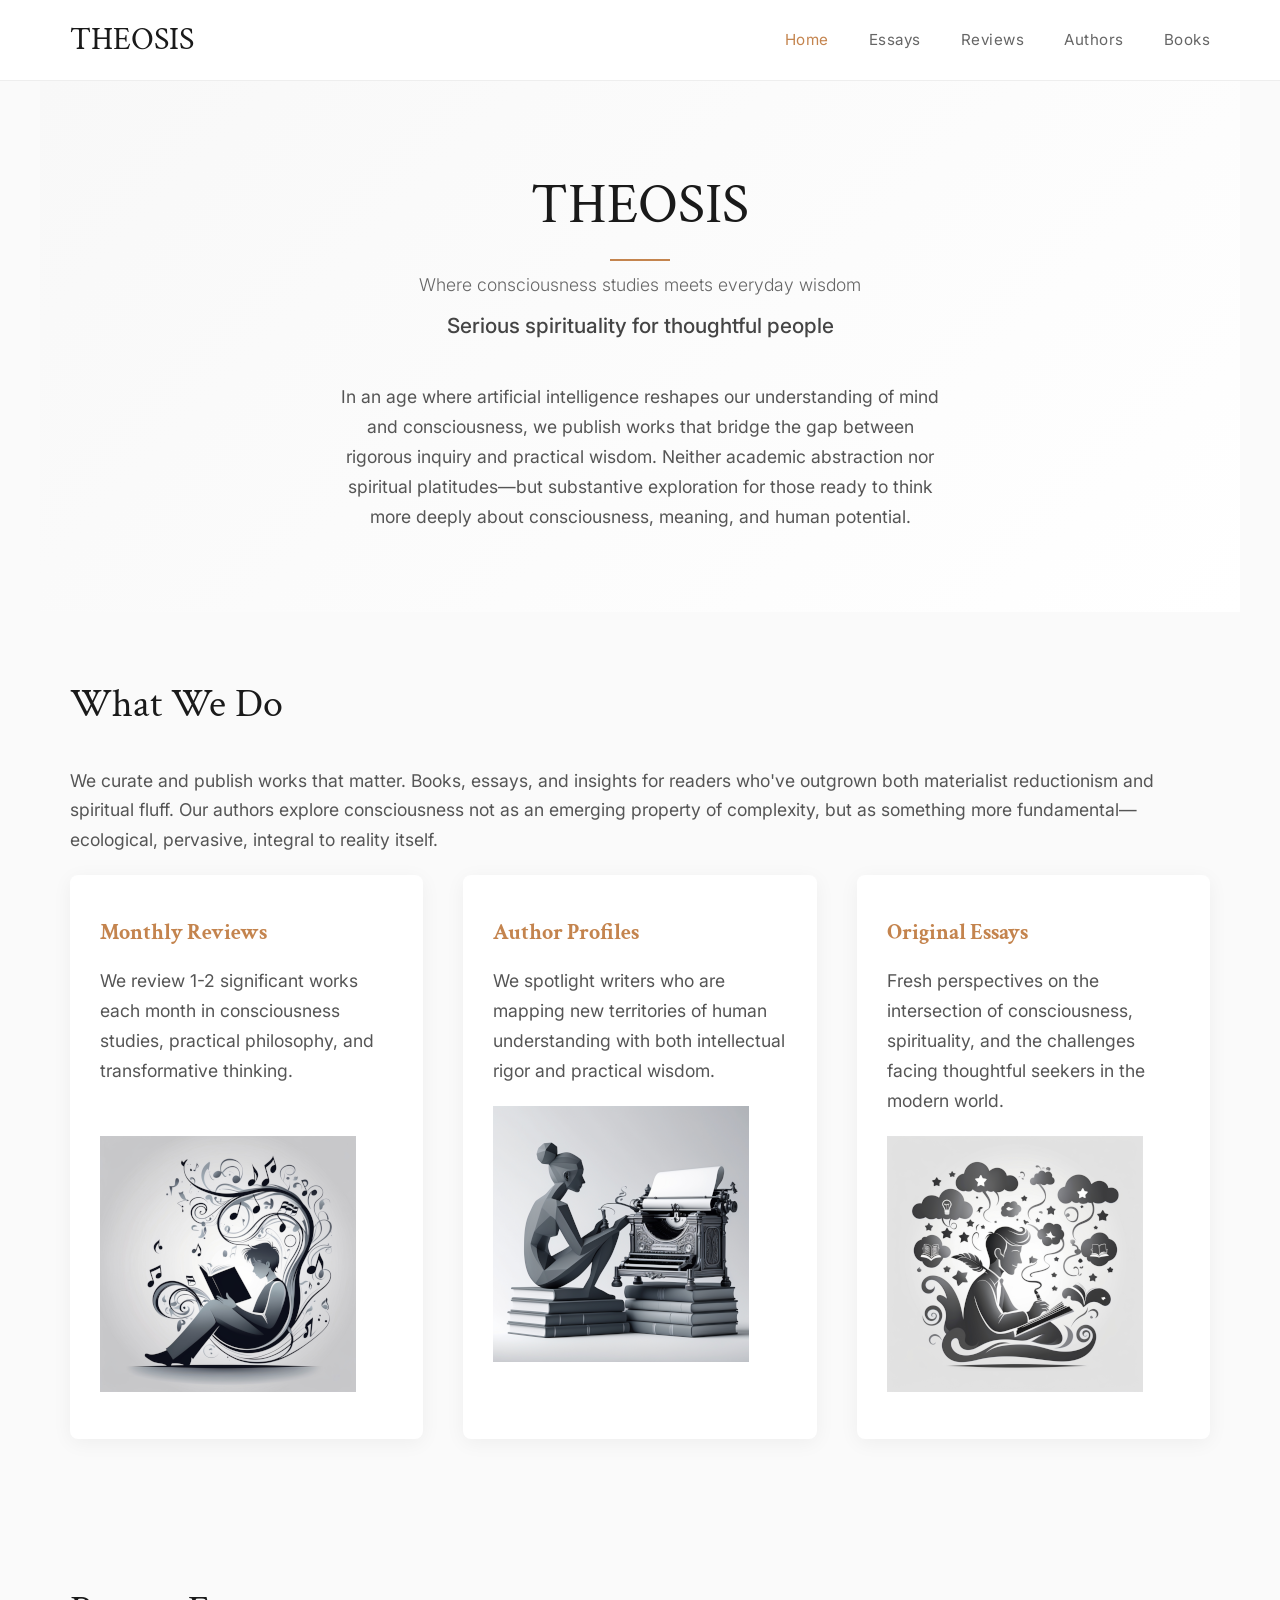
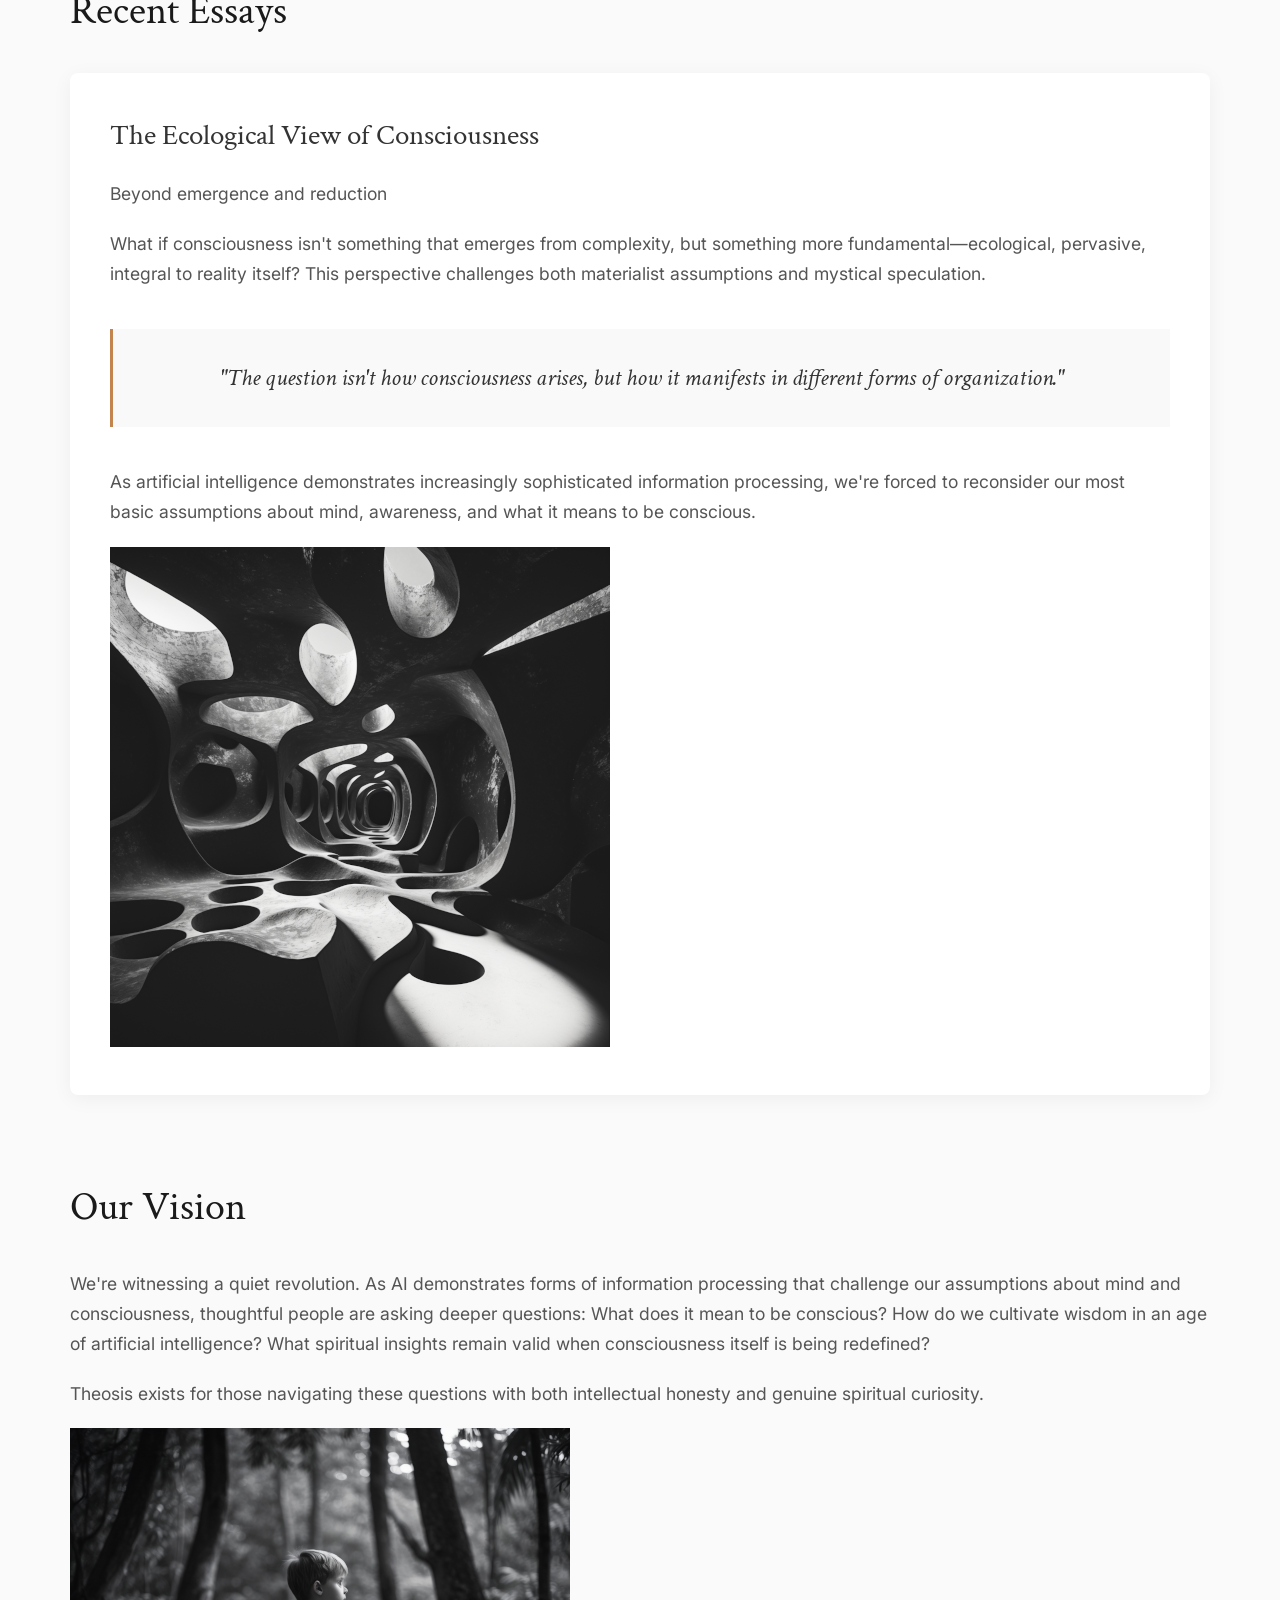
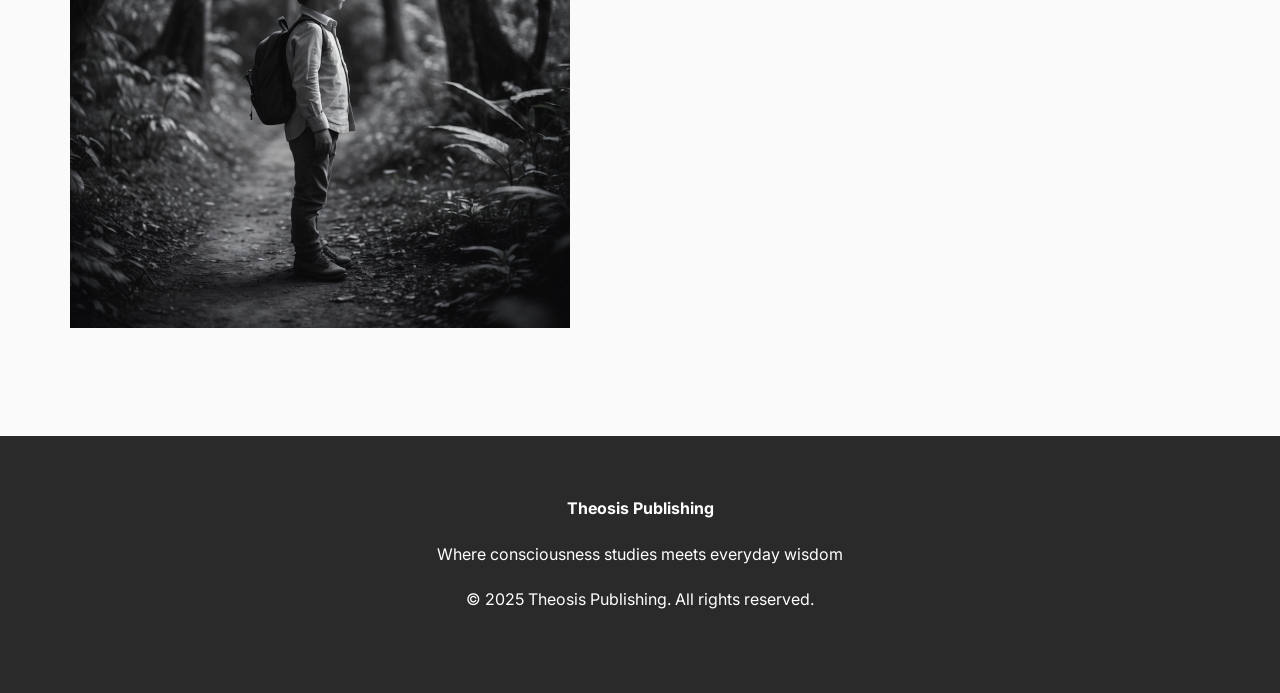
<file: index.html>
<!DOCTYPE html>
<html lang="en">
<head>
    <meta charset="UTF-8">
    <meta name="viewport" content="width=device-width, initial-scale=1.0">
    <title>Theosis Publishing - Where consciousness studies meets everyday wisdom</title>
    <meta name="description" content="Serious spirituality for thoughtful people. We publish works that bridge consciousness studies and practical wisdom.">
    <link href="https://fonts.googleapis.com/css2?family=Crimson+Text:ital,wght@0,400;0,600;1,400&family=Inter:wght@300;400;500;600&display=swap" rel="stylesheet"> 
    <link href="css/stylesheet-01.css" rel="stylesheet">

</head>
<body>
    <!-- HEADER -->
    <header>
        <nav>
            <a href="index.html" class="logo">THEOSIS</a>
            <ul class="nav-links">
                <li><a href="index.html" class="active">Home</a></li>
                <li><a href="blog.html">Essays</a></li>
                <li><a href="reviews.html">Reviews</a></li>
                <li><a href="authors.html">Authors</a></li>
                <li><a href="books.html">Books</a></li>
            </ul>
        </nav>
    </header>

    <!-- MAIN CONTENT -->
    <main>
        <!-- HERO SECTION -->
        <section class="hero">
            <h1>THEOSIS</h1>
            <div class="tagline">Where consciousness studies meets everyday wisdom</div>
            <div class="subtitle">Serious spirituality for thoughtful people</div>
            <div class="hero-description">
                In an age where artificial intelligence reshapes our understanding of mind and consciousness, we publish works that bridge the gap between rigorous inquiry and practical wisdom. Neither academic abstraction nor spiritual platitudes—but substantive exploration for those ready to think more deeply about consciousness, meaning, and human potential.
            </div>
        </section>

        <!-- WHAT WE DO SECTION -->
        <section class="section">
            <h2>What We Do</h2>
            <p>We curate and publish works that matter. Books, essays, and insights for readers who've outgrown both materialist reductionism and spiritual fluff. Our authors explore consciousness not as an emerging property of complexity, but as something more fundamental—ecological, pervasive, integral to reality itself.</p>
            
            <div class="three-columns">
                <div class="three-columns">
                <div class="column">
                    <h4>Monthly Reviews</h4>
                    <p>We review 1-2 significant works each month in consciousness studies, practical philosophy, and transformative thinking.<br></br></p>
                    <!-- <insert image: stack of books or reading icon> --><img src="images/theosis-icons (4).png" alt="person reading philosophy" width="256" height="256">
                </div>
                <div class="column">
                    <h4>Author Profiles</h4>
                    <p>We spotlight writers who are mapping new territories of human understanding with both intellectual rigor and practical wisdom.</p>
                    <!-- <insert image: portrait silhouette or pen icon> --><img src="images/theosis-icons (5).png" alt="writer typing manuscript" width="256" height="256">
                </div>
                <div class="column">
                    <h4>Original Essays</h4>
                    <p>Fresh perspectives on the intersection of consciousness, spirituality, and the challenges facing thoughtful seekers in the modern world.</p>
                    <!-- <insert image: writing or lightbulb icon> --><img src="images/theosis-icons (1).png" alt="writer creating manuscript" width="256" height="256">
                </div>
            </div>
        </section>

       <!-- FEATURED CONTENT -->
<section class="section">
    <h2>Recent Essays</h2>
    <div class="review-item">
        <h3>The Ecological View of Consciousness</h3>
        <p class="author">Beyond emergence and reduction</p>
        <p>What if consciousness isn't something that emerges from complexity, but something more fundamental—ecological, pervasive, integral to reality itself? This perspective challenges both materialist assumptions and mystical speculation.</p>
        <div class="pullquote">
            "The question isn't how consciousness arises, but how it manifests in different forms of organization."
        </div>
        <p>As artificial intelligence demonstrates increasingly sophisticated information processing, we're forced to reconsider our most basic assumptions about mind, awareness, and what it means to be conscious.</p>
        
        <div class="article-image">
            <img src="images/header-image(9).png" alt="hollows alternative consciousness network" />
        </div>
    </div>
</section>

<!-- EMAIL SIGNUP stays the same -->

<!-- VISION SECTION -->
<section class="section">
    <h2>Our Vision</h2>
    <p>We're witnessing a quiet revolution. As AI demonstrates forms of information processing that challenge our assumptions about mind and consciousness, thoughtful people are asking deeper questions: What does it mean to be conscious? How do we cultivate wisdom in an age of artificial intelligence? What spiritual insights remain valid when consciousness itself is being redefined?</p>
    <p>Theosis exists for those navigating these questions with both intellectual honesty and genuine spiritual curiosity.</p>
    
    <div class="article-image">
        <img src="images/header-image(10).png" alt="hollows alternative consciousness network"/>
    </div>
</section>
    </main>

    <!-- FOOTER -->
    <footer>
        <div class="footer-content">
            <p><strong>Theosis Publishing</strong></p>
            <p>Where consciousness studies meets everyday wisdom</p>
            <p>&copy; 2025 Theosis Publishing. All rights reserved.</p>
        </div>
    </footer>
</body>
</html>
</file>
<file: css/stylesheet-01.css>
/* Reset and Base Styles */
        * {
            margin: 0;
            padding: 0;
            box-sizing: border-box;
        }
        
        body {
            font-family: 'Inter', sans-serif;
            line-height: 1.6;
            color: #2a2a2a;
            background: #fafafa;
        }
        
        /* Header and Navigation */
        header {
            background: white;
            border-bottom: 1px solid #eee;
            position: sticky;
            top: 0;
            z-index: 100;
        }
        
        nav {
            max-width: 1200px;
            margin: 0 auto;
            padding: 0 30px;
            display: flex;
            justify-content: space-between;
            align-items: center;
            height: 80px;
        }
        
        .logo {
            font-family: 'Crimson Text', serif;
            font-size: 2rem;
            font-weight: 400;
            color: #1a1a1a;
            text-decoration: none;
        }
        
        .nav-links {
            display: flex;
            gap: 40px;
            list-style: none;
        }
        
        .nav-links a {
            text-decoration: none;
            color: #666;
            font-weight: 400;
            font-size: 0.95rem;
            letter-spacing: 0.5px;
            transition: color 0.3s ease;
        }
        
        .nav-links a:hover,
        .nav-links a.active {
            color: #c4844e;
        }
        
        /* Main Content Container */
        main {
            max-width: 1200px;
            margin: 0 auto;
            padding: 0 30px;
        }
        
        /* Hero Section */
        .hero {
            padding: 80px 0;
            text-align: center;
            background: linear-gradient(135deg, #f8f8f8 0%, #ffffff 100%);
            margin: 0 -30px 60px -30px;
        }
        
        .hero h1 {
            font-family: 'Crimson Text', serif;
            font-size: 3.5rem;
            font-weight: 400;
            margin-bottom: 20px;
            color: #1a1a1a;
            position: relative;
        }
        
        .hero h1::after {
            content: '';
            width: 60px;
            height: 2px;
            background: #c4844e;
            position: absolute;
            bottom: -10px;
            left: 50%;
            transform: translateX(-50%);
        }
        
        .tagline {
            font-size: 1.1rem;
            color: #666;
            margin-bottom: 10px;
            font-weight: 300;
        }
        
        .subtitle {
            font-size: 1.3rem;
            color: #444;
            font-weight: 500;
            margin-bottom: 40px;
        }
        
        .hero-description {
            max-width: 600px;
            margin: 0 auto;
            font-size: 1.1rem;
            line-height: 1.7;
            color: #555;
        }
        
        /* Section Styles */
        .section {
            margin-bottom: 80px;
        }
        
        .section h2 {
            font-family: 'Crimson Text', serif;
            font-size: 2.5rem;
            font-weight: 400;
            margin-bottom: 30px;
            color: #1a1a1a;
        }
        
        .section h3 {
            font-family: 'Crimson Text', serif;
            font-size: 1.8rem;
            font-weight: 400;
            margin-bottom: 20px;
            color: #333;
        }
        
        .section p {
            font-size: 1.1rem;
            line-height: 1.7;
            color: #555;
            margin-bottom: 20px;
        }
        
        /* Three Column Layout */
        .three-columns {
            display: grid;
            grid-template-columns: repeat(auto-fit, minmax(300px, 1fr));
            gap: 40px;
            margin-bottom: 60px;
        }
        
        .column {
            background: white;
            padding: 40px 30px;
            border-radius: 8px;
            box-shadow: 0 4px 20px rgba(0,0,0,0.05);
        }
        
        .column h4 {
            font-family: 'Crimson Text', serif;
            font-size: 1.4rem;
            margin-bottom: 15px;
            color: #c4844e;
        }
        
        /* Email Signup */
        .email-signup {
            background: #2a2a2a;
            color: white;
            padding: 60px;
            border-radius: 8px;
            text-align: center;
            margin: 60px -30px;
        }
        
        .email-signup h3 {
            font-family: 'Crimson Text', serif;
            font-size: 2rem;
            margin-bottom: 20px;
        }
        
        .signup-form {
            max-width: 400px;
            margin: 30px auto 0;
            display: flex;
            gap: 10px;
        }
        
        .signup-form input {
            flex: 1;
            padding: 15px;
            border: none;
            border-radius: 4px;
            font-size: 1rem;
        }
        
        .signup-form button {
            background: #c4844e;
            color: white;
            border: none;
            padding: 15px 30px;
            border-radius: 4px;
            font-size: 1rem;
            cursor: pointer;
            transition: background 0.3s ease;
        }
        
        .signup-form button:hover {
            background: #a86d3a;
        }
        
        /* Article Styles */
        .article-header {
            max-width: 700px;
            margin: 0 auto 50px auto;
            text-align: center;
            border-bottom: 1px solid #eee;
            padding-bottom: 40px;
        }
        
        .article-title {
            font-family: 'Crimson Text', serif;
            font-size: 2.5rem;
            font-weight: 400;
            line-height: 1.2;
            margin-bottom: 20px;
            color: #1a1a1a;
        }
        
        .article-subtitle {
            font-size: 1.2rem;
            color: #666;
            font-style: italic;
            margin-bottom: 30px;
        }
        
        .article-meta {
            font-size: 0.9rem;
            color: #888;
            letter-spacing: 0.5px;
        }
        
        .article-content {
            max-width: 700px;
            margin: 0 auto;
            font-size: 1.1rem;
            line-height: 1.8;
            color: #444;
        }
        
        .article-content p {
            margin-bottom: 25px;
        }
        
        .pullquote {
            font-family: 'Crimson Text', serif;
            font-size: 1.5rem;
            font-style: italic;
            text-align: center;
            margin: 40px 0;
            padding: 30px;
            border-left: 3px solid #c4844e;
            background: #f9f9f9;
            color: #333;
        }
        
        /* Book Grid */
        .book-grid {
            display: grid;
            grid-template-columns: repeat(auto-fit, minmax(250px, 1fr));
            gap: 40px;
            margin-bottom: 60px;
        }
        
        .book-item {
            text-align: center;
        }
        
        .book-cover {
            width: 200px;
            height: 300px;
            background: linear-gradient(145deg, #1a1a1a 0%, #2a2a2a 100%);
            margin: 0 auto 20px;
            display: flex;
            flex-direction: column;
            justify-content: space-between;
            padding: 30px 20px;
            color: white;
            border-radius: 4px;
            box-shadow: 0 10px 30px rgba(0,0,0,0.2);
        }
        
        .book-cover h4 {
            font-family: 'Crimson Text', serif;
            font-size: 1.3rem;
            line-height: 1.3;
        }
        
        .book-cover .author {
            font-size: 0.9rem;
            color: #c4844e;
        }
        
        .book-cover .publisher {
            font-size: 0.8rem;
            color: #888;
            letter-spacing: 2px;
            text-transform: uppercase;
        }
        
        /* Author Grid */
        .author-grid {
            display: grid;
            grid-template-columns: repeat(auto-fit, minmax(300px, 1fr));
            gap: 40px;
        }
        
        .author-card {
            background: white;
            padding: 30px;
            border-radius: 8px;
            box-shadow: 0 4px 20px rgba(0,0,0,0.05);
        }
        
        .author-photo {
            width: 80px;
            height: 80px;
            background: #ddd;
            border-radius: 50%;
            margin-bottom: 20px;
        }
        
        /* Review Item */
        .review-item {
            background: white;
            padding: 40px;
            border-radius: 8px;
            box-shadow: 0 4px 20px rgba(0,0,0,0.05);
            margin-bottom: 40px;
        }
        
        .review-header {
            display: flex;
            gap: 30px;
            margin-bottom: 30px;
        }
        
        .review-cover {
            width: 120px;
            height: 180px;
            background: #ddd;
            flex-shrink: 0;
            border-radius: 4px;
        }
        
        .review-info h3 {
            margin-bottom: 10px;
        }
        
        .review-info .author {
            color: #666;
            margin-bottom: 10px;
        }
        
        .review-info .rating {
            color: #c4844e;
            font-weight: 600;
        }
        
        /* Footer */
        footer {
            background: #2a2a2a;
            color: white;
            padding: 60px 0;
            margin-top: 100px;
        }
        
        .footer-content {
            max-width: 1200px;
            margin: 0 auto;
            padding: 0 30px;
            text-align: center;
        }
        
        .footer-content p {
            margin-bottom: 20px;
        }
        
        /* Responsive */
        @media (max-width: 768px) {
            .nav-links {
                gap: 20px;
            }
            
            .hero h1 {
                font-size: 2.5rem;
            }
            
            .hero,
            .email-signup {
                padding: 40px 20px;
            }
            
            .signup-form {
                flex-direction: column;
            }
            
            .review-header {
                flex-direction: column;
                text-align: center;
            }
            
        /* Center image */
        .center {
            display: block;
            margin-left: auto;
             margin-right: auto;
             width: 50%;
        }
        .aligncenter {
            text-align: center;
        }
        
        /* Page-specific styles will be added inline */
</file>
